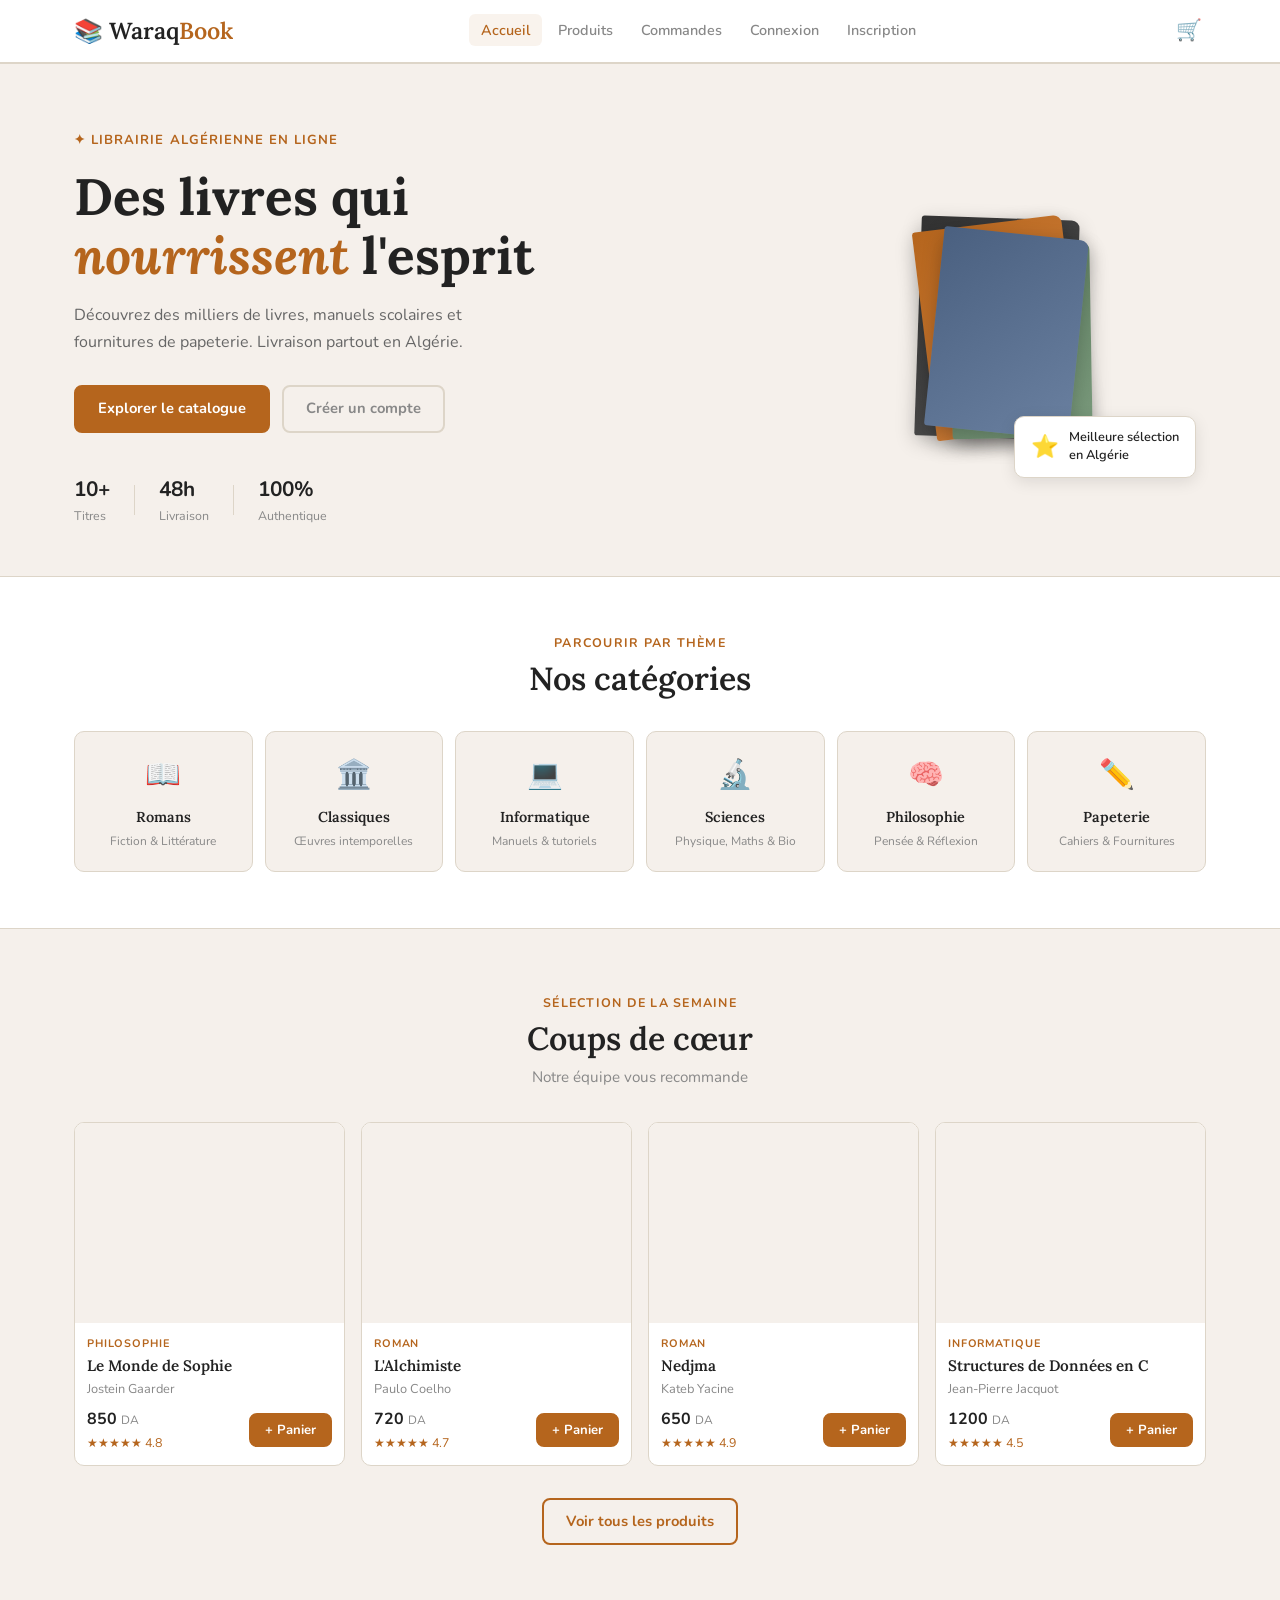
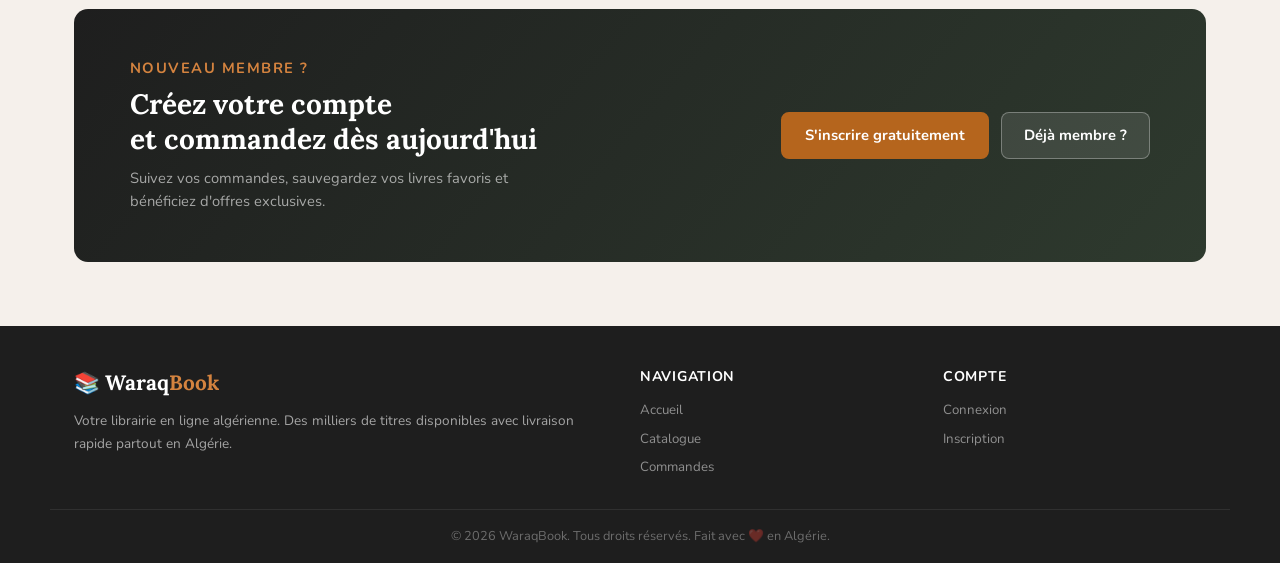
<file: index.html>
<!DOCTYPE html>
<html lang="fr">
<head>
  <meta charset="UTF-8">
  <meta name="viewport" content="width=device-width, initial-scale=1.0">
  <meta name="description" content="WaraqBook — Votre librairie en ligne algérienne. Livres, papeterie et fournitures scolaires.">
  <title>WaraqBook — Librairie en ligne</title>
  <link rel="stylesheet" href="style/main.css">
  <link rel="stylesheet" href="style/index.css">
</head>
<body>

  <!-- NAVIGATION -->
  <nav>
    <div class="nav-inner">
      <a href="index.html" class="nav-logo">📚 Waraq<span>Book</span></a>

      <ul class="nav-links" id="nav-links">
        <li><a href="index.html" class="active">Accueil</a></li>
        <li><a href="content/produits.html">Produits</a></li>
        <li><a href="content/commande.html">Commandes</a></li>
        <li><a href="content/connexion.html" id="nav-login">Connexion</a></li>
        <li><a href="content/inscription.html" id="nav-register">Inscription</a></li>
        <li><span id="nav-user"></span></li>
        <li><button class="btn-nav" id="logout-btn">Déconnexion</button></li>
      </ul>

      <div class="nav-actions">
        <a href="content/produits.html" class="cart-btn" title="Panier">
          🛒 <span id="cart-badge"></span>
        </a>
        <button class="burger" id="burger" aria-label="Menu">
          <span></span><span></span><span></span>
        </button>
      </div>
    </div>
  </nav>

  <main>
    <!-- HERO -->
    <section class="hero">
      <div class="hero-content">
        <p class="hero-eyebrow">✦ Librairie algérienne en ligne</p>
        <h1 class="hero-title">
          Des livres qui<br>
          <em>nourrissent</em> l'esprit
        </h1>
        <p class="hero-desc">
          Découvrez des milliers de livres, manuels scolaires et fournitures de papeterie. 
          Livraison partout en Algérie.
        </p>
        <div class="hero-cta">
          <a href="content/produits.html" class="btn btn-primary">Explorer le catalogue</a>
          <a href="content/inscription.html" class="btn btn-ghost">Créer un compte</a>
        </div>
        <div class="hero-stats">
          <div class="stat"><strong>10+</strong><span>Titres</span></div>
          <div class="stat-divider"></div>
          <div class="stat"><strong>48h</strong><span>Livraison</span></div>
          <div class="stat-divider"></div>
          <div class="stat"><strong>100%</strong><span>Authentique</span></div>
        </div>
      </div>
      <div class="hero-visual">
        <div class="book-stack">
          <div class="book b1"></div>
          <div class="book b2"></div>
          <div class="book b3"></div>
          <div class="book b4"></div>
          <div class="book b5"></div>
        </div>
        <div class="hero-badge">
          <span class="badge-icon">⭐</span>
          <span>Meilleure sélection<br>en Algérie</span>
        </div>
      </div>
    </section>

    <!-- CATEGORIES -->
    <section class="categories-section">
      <div class="container">
        <div class="section-header">
          <p class="section-label">Parcourir par thème</p>
          <h2 class="section-title">Nos catégories</h2>
        </div>
        <div class="categories-grid">
          <a href="content/produits.html?cat=roman" class="cat-card">
            <div class="cat-icon">📖</div>
            <h3>Romans</h3>
            <p>Fiction & Littérature</p>
          </a>
          <a href="content/produits.html?cat=classique" class="cat-card">
            <div class="cat-icon">🏛️</div>
            <h3>Classiques</h3>
            <p>Œuvres intemporelles</p>
          </a>
          <a href="content/produits.html?cat=informatique" class="cat-card">
            <div class="cat-icon">💻</div>
            <h3>Informatique</h3>
            <p>Manuels & tutoriels</p>
          </a>
          <a href="content/produits.html?cat=sciences" class="cat-card">
            <div class="cat-icon">🔬</div>
            <h3>Sciences</h3>
            <p>Physique, Maths & Bio</p>
          </a>
          <a href="content/produits.html?cat=philosophie" class="cat-card">
            <div class="cat-icon">🧠</div>
            <h3>Philosophie</h3>
            <p>Pensée & Réflexion</p>
          </a>
          <a href="content/produits.html?cat=papeterie" class="cat-card">
            <div class="cat-icon">✏️</div>
            <h3>Papeterie</h3>
            <p>Cahiers & Fournitures</p>
          </a>
        </div>
      </div>
    </section>

    <!-- FEATURED PRODUCTS -->
    <section class="featured-section">
      <div class="container">
        <div class="section-header">
          <p class="section-label">Sélection de la semaine</p>
          <h2 class="section-title">Coups de cœur</h2>
          <p class="section-sub">Notre équipe vous recommande</p>
        </div>
        <div class="featured-grid" id="featured-products">
          <!-- Filled by JS -->
        </div>
        <div class="featured-cta">
          <a href="content/produits.html" class="btn btn-outline">Voir tous les produits</a>
        </div>
      </div>
    </section>

    <!-- BANNER -->
    <section class="banner-section">
      <div class="container">
        <div class="banner">
          <div class="banner-text">
            <p class="section-label" style="color:#d4833f">Nouveau membre ?</p>
            <h2>Créez votre compte<br>et commandez dès aujourd'hui</h2>
            <p>Suivez vos commandes, sauvegardez vos livres favoris et bénéficiez d'offres exclusives.</p>
          </div>
          <div class="banner-actions">
            <a href="content/inscription.html" class="btn btn-primary">S'inscrire gratuitement</a>
            <a href="content/connexion.html" class="btn" style="background:rgba(255,255,255,0.1);color:white;border:1px solid rgba(255,255,255,0.3)">Déjà membre ?</a>
          </div>
        </div>
      </div>
    </section>
  </main>

  <!-- FOOTER -->
  <footer>
    <div class="footer-inner">
      <div class="footer-brand">
        <h3>📚 Waraq<span>Book</span></h3>
        <p>Votre librairie en ligne algérienne. Des milliers de titres disponibles avec livraison rapide partout en Algérie.</p>
      </div>
      <div class="footer-col">
        <h4>Navigation</h4>
        <a href="index.html">Accueil</a>
        <a href="content/produits.html">Catalogue</a>
        <a href="content/commande.html">Commandes</a>
      </div>
      <div class="footer-col">
        <h4>Compte</h4>
        <a href="content/connexion.html">Connexion</a>
        <a href="content/inscription.html">Inscription</a>
      </div>
    </div>
    <div class="footer-bottom">
      <p>© 2026 WaraqBook. Tous droits réservés. Fait avec ❤️ en Algérie.</p>
    </div>
  </footer>

  <script src="javascript/app.js"></script>
  <script src="javascript/produits.js"></script>
  <script src="javascript/index.js"></script>
</body>
</html>
</file>
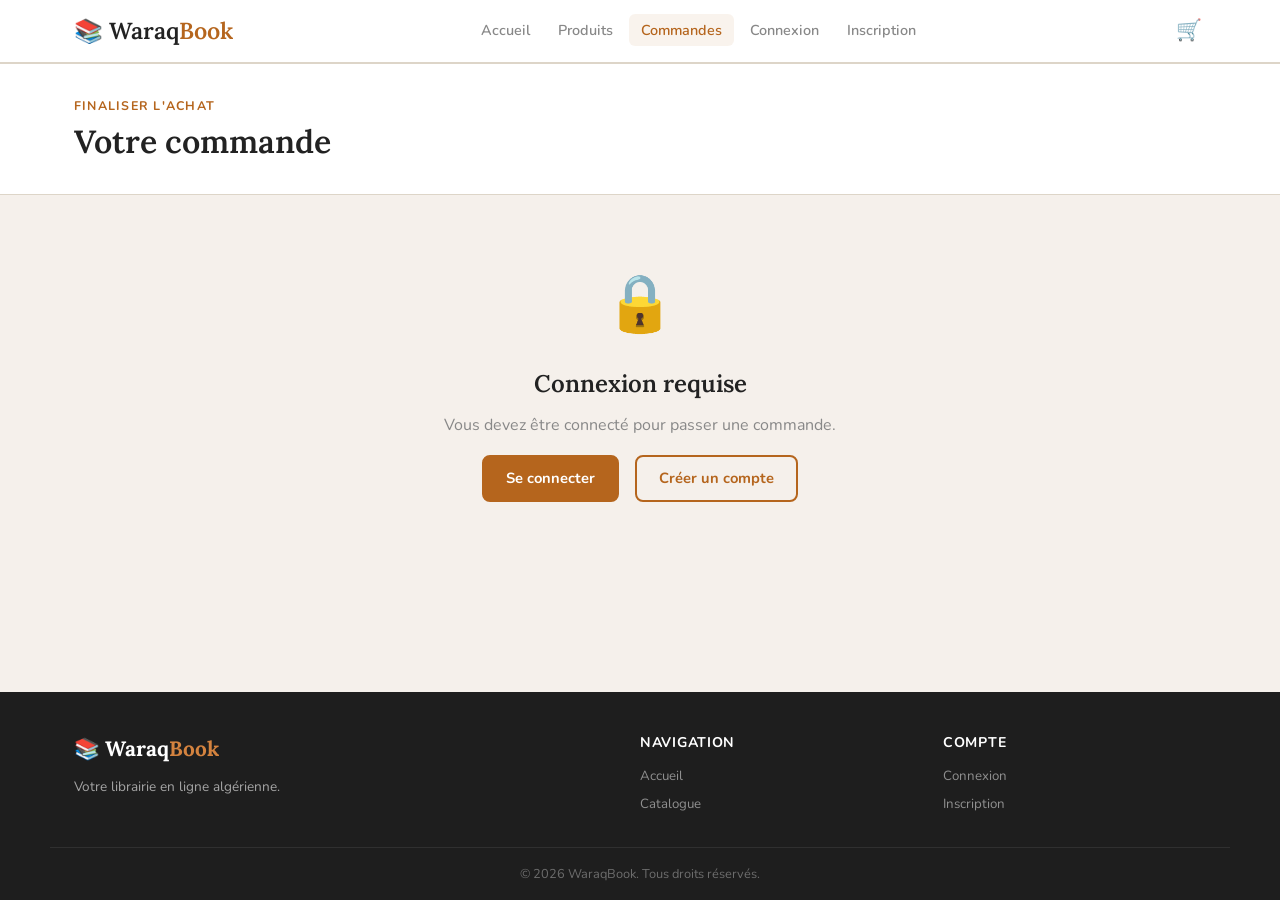
<file: content/commande.html>
<!DOCTYPE html>
<html lang="fr">
<head>
  <meta charset="UTF-8">
  <meta name="viewport" content="width=device-width, initial-scale=1.0">
  <title>Passer commande — WaraqBook</title>
  <link rel="stylesheet" href="../style/main.css">
  <link rel="stylesheet" href="../style/commande.css">
</head>
<body>

  <nav>
    <div class="nav-inner">
      <a href="../index.html" class="nav-logo">📚 Waraq<span>Book</span></a>
      <ul class="nav-links" id="nav-links">
        <li><a href="../index.html">Accueil</a></li>
        <li><a href="produits.html">Produits</a></li>
        <li><a href="commande.html" class="active">Commandes</a></li>
        <li><a href="connexion.html" id="nav-login">Connexion</a></li>
        <li><a href="inscription.html" id="nav-register">Inscription</a></li>
        <li><span id="nav-user"></span></li>
        <li><button class="btn-nav" id="logout-btn">Déconnexion</button></li>
      </ul>
      <div class="nav-actions">
        <a href="produits.html" class="cart-btn">🛒 <span id="cart-badge"></span></a>
        <button class="burger" id="burger"><span></span><span></span><span></span></button>
      </div>
    </div>
  </nav>

  <main>
    <div class="page-header">
      <div class="container">
        <p class="section-label">Finaliser l'achat</p>
        <h1 class="section-title">Votre commande</h1>
      </div>
    </div>

    <!-- LOGIN REQUIRED -->
    <div class="container" id="login-required" style="display:none">
      <div class="login-wall">
        <span>🔒</span>
        <h2>Connexion requise</h2>
        <p>Vous devez être connecté pour passer une commande.</p>
        <div style="display:flex;gap:1rem;justify-content:center;margin-top:1rem">
          <a href="connexion.html" class="btn btn-primary">Se connecter</a>
          <a href="inscription.html" class="btn btn-outline">Créer un compte</a>
        </div>
      </div>
    </div>

    <!-- EMPTY CART -->
    <div class="container" id="empty-cart" style="display:none">
      <div class="login-wall">
        <span>🛒</span>
        <h2>Votre panier est vide</h2>
        <p>Ajoutez des produits depuis le catalogue pour passer une commande.</p>
        <a href="produits.html" class="btn btn-primary" style="margin-top:1rem">Voir le catalogue</a>
      </div>
    </div>

    <!-- ORDER FORM -->
    <div class="container order-layout" id="order-layout" style="display:none">

      <!-- STEPS -->
      <div class="order-steps">
        <div class="step active" id="step-1-indicator">
          <span class="step-num">1</span>
          <span>Livraison</span>
        </div>
        <div class="step-line"></div>
        <div class="step" id="step-2-indicator">
          <span class="step-num">2</span>
          <span>Paiement</span>
        </div>
        <div class="step-line"></div>
        <div class="step" id="step-3-indicator">
          <span class="step-num">3</span>
          <span>Confirmation</span>
        </div>
      </div>

      <div class="order-main">

        <!-- STEP 1: Delivery -->
        <section class="order-section" id="step-1">
          <h2 class="order-section-title">📦 Informations de livraison</h2>

          <form id="delivery-form" novalidate>
            <div style="display:grid;grid-template-columns:1fr 1fr;gap:1rem">
              <div class="form-group">
                <label for="d-prenom">Prénom</label>
                <input type="text" id="d-prenom" class="form-control" placeholder="Aymene">
                <span class="field-error" id="d-prenom-error"></span>
              </div>
              <div class="form-group">
                <label for="d-nom">Nom</label>
                <input type="text" id="d-nom" class="form-control" placeholder="Lamine">
                <span class="field-error" id="d-nom-error"></span>
              </div>
            </div>
            <div class="form-group">
              <label for="d-phone">Téléphone</label>
              <input type="tel" id="d-phone" class="form-control" placeholder="0770xxxxxx">
              <span class="field-error" id="d-phone-error"></span>
            </div>
            <div class="form-group">
              <label for="d-address">Adresse complète</label>
              <input type="text" id="d-address" class="form-control" placeholder="Ummto Departements Informatique, Tizi Ouzou">
              <span class="field-error" id="d-address-error"></span>
            </div>
            <div style="display:grid;grid-template-columns:1fr 1fr;gap:1rem">
              <div class="form-group">
                <label for="d-wilaya">Wilaya</label>
                <select id="d-wilaya" class="form-control">
                  <option value="">Sélectionner</option>
                  <option>Alger</option><option>Oran</option><option>Constantine</option>
                  <option>Annaba</option><option>Blida</option><option>Tizi-Ouzou</option>
                  <option>Béjaïa</option><option>Sétif</option><option>Batna</option>
                  <option>Autre</option>
                </select>
                <span class="field-error" id="d-wilaya-error"></span>
              </div>
              <div class="form-group">
                <label for="d-code">Code postal</label>
                <input type="text" id="d-code" class="form-control" placeholder="15000">
                <span class="field-error" id="d-code-error"></span>
              </div>
            </div>

            <h3 class="sub-title">Mode de livraison</h3>
            <div class="delivery-options">
              <label class="delivery-opt active" id="opt-standard">
                <input type="radio" name="delivery" value="standard" checked hidden>
                <div class="opt-info">
                  <strong>Livraison standard</strong>
                  <span>3 à 5 jours ouvrables</span>
                </div>
                <span class="opt-price">400 DA</span>
              </label>
              <label class="delivery-opt" id="opt-express">
                <input type="radio" name="delivery" value="express" hidden>
                <div class="opt-info">
                  <strong>Livraison express</strong>
                  <span>24 à 48 heures</span>
                </div>
                <span class="opt-price">800 DA</span>
              </label>
            </div>

            <div style="margin-top:1.5rem">
              <button type="submit" class="btn btn-primary">
                Continuer vers le paiement →
              </button>
            </div>
          </form>
        </section>

        <!-- STEP 2: Payment -->
        <section class="order-section" id="step-2" style="display:none">
          <h2 class="order-section-title">💳 Mode de paiement</h2>

          <div class="payment-options">
            <label class="payment-opt active" data-method="cash">
              <input type="radio" name="payment" value="cash" checked hidden>
              <span class="pay-icon">💵</span>
              <div>
                <strong>Paiement à la livraison</strong>
                <span>Payez en espèces à la réception</span>
              </div>
            </label>
            <label class="payment-opt" data-method="ccp">
              <input type="radio" name="payment" value="ccp" hidden>
              <span class="pay-icon">🏦</span>
              <div>
                <strong>Virement CCP / Baridimob</strong>
                <span>Transfert bancaire Algérie Poste</span>
              </div>
            </label>
          </div>

          <div class="order-note">
            <strong>Note :</strong> Pour le virement CCP, un numéro de compte vous sera communiqué après confirmation de votre commande.
          </div>

          <div style="display:flex;gap:1rem;margin-top:1.5rem">
            <button class="btn btn-ghost" onclick="goToStep(1)">← Retour</button>
            <button class="btn btn-primary" onclick="goToStep(3)">Confirmer la commande →</button>
          </div>
        </section>

        <!-- STEP 3: Confirmation -->
        <section class="order-section" id="step-3" style="display:none">
          <div class="success-box">
            <div class="success-icon">✅</div>
            <h2>Commande confirmée !</h2>
            <p>Merci pour votre commande. Vous recevrez une confirmation par téléphone sous 24h.</p>
            <p class="order-num">N° commande : <strong id="order-number"></strong></p>
            <div style="display:flex;gap:1rem;justify-content:center;margin-top:1.5rem">
              <a href="produits.html" class="btn btn-outline">Continuer mes achats</a>
              <a href="../index.html" class="btn btn-primary">Retour à l'accueil</a>
            </div>
          </div>
        </section>
      </div>

      <!-- ORDER SUMMARY -->
      <aside class="order-summary">
        <h2 class="order-section-title">🧾 Récapitulatif</h2>
        <div id="summary-items"></div>
        <div class="summary-divider"></div>
        <div class="summary-line">
          <span>Sous-total</span>
          <strong id="summary-subtotal">0 DA</strong>
        </div>
        <div class="summary-line">
          <span>Livraison</span>
          <strong id="summary-delivery">400 DA</strong>
        </div>
        <div class="summary-divider"></div>
        <div class="summary-line summary-total">
          <span>Total</span>
          <strong id="summary-total">0 DA</strong>
        </div>
      </aside>

    </div>
  </main>

  <footer>
    <div class="footer-inner">
      <div class="footer-brand">
        <h3>📚 Waraq<span>Book</span></h3>
        <p>Votre librairie en ligne algérienne.</p>
      </div>
      <div class="footer-col">
        <h4>Navigation</h4>
        <a href="../index.html">Accueil</a>
        <a href="produits.html">Catalogue</a>
      </div>
      <div class="footer-col">
        <h4>Compte</h4>
        <a href="connexion.html">Connexion</a>
        <a href="inscription.html">Inscription</a>
      </div>
    </div>
    <div class="footer-bottom">
      <p>© 2026 WaraqBook. Tous droits réservés.</p>
    </div>
  </footer>

  <script src="../javascript/app.js"></script>
  <script src="../javascript/commande.js"></script>
</body>
</html>
</file>
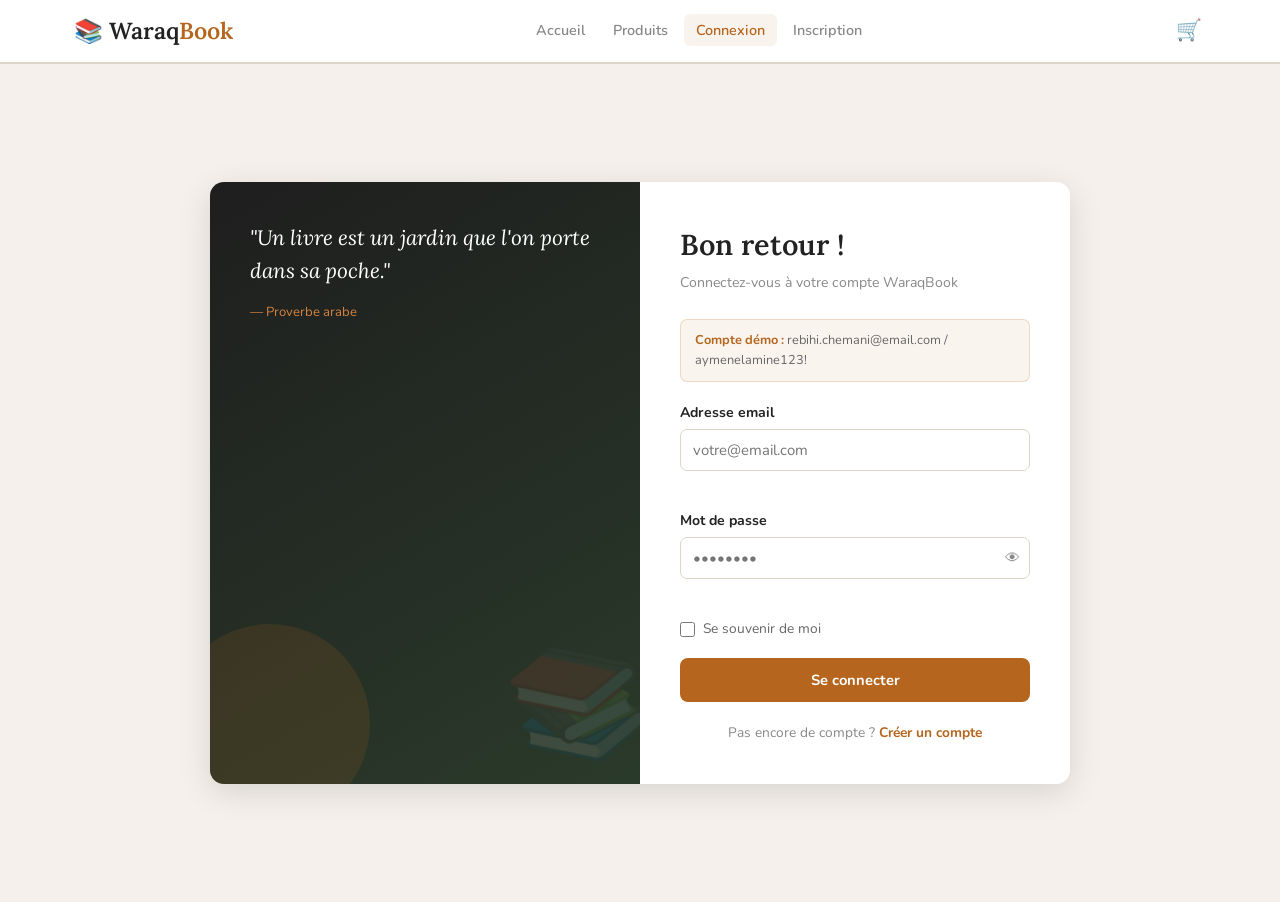
<file: content/connexion.html>
<!DOCTYPE html>
<html lang="fr">
<head>
  <meta charset="UTF-8">
  <meta name="viewport" content="width=device-width, initial-scale=1.0">
  <title>Connexion — WaraqBook</title>
  <link rel="stylesheet" href="../style/main.css">
  <link rel="stylesheet" href="../style/auth.css">
</head>
<body>

  <nav>
    <div class="nav-inner">
      <a href="../index.html" class="nav-logo">📚 Waraq<span>Book</span></a>
      <ul class="nav-links" id="nav-links">
        <li><a href="../index.html">Accueil</a></li>
        <li><a href="produits.html">Produits</a></li>
        <li><a href="connexion.html" class="active" id="nav-login">Connexion</a></li>
        <li><a href="inscription.html" id="nav-register">Inscription</a></li>
        <li><span id="nav-user"></span></li>
        <li><button class="btn-nav" id="logout-btn">Déconnexion</button></li>
      </ul>
      <div class="nav-actions">
        <a href="produits.html" class="cart-btn">🛒 <span id="cart-badge"></span></a>
        <button class="burger" id="burger"><span></span><span></span><span></span></button>
      </div>
    </div>
  </nav>

  <main class="auth-main">
    <div class="auth-container">

      <div class="auth-visual">
        <div class="auth-quote">
          <p>"Un livre est un jardin que l'on porte dans sa poche."</p>
          <span>— Proverbe arabe</span>
        </div>
        <div class="auth-decoration">📚</div>
      </div>

      <div class="auth-card">
        <div class="auth-header">
          <h1>Bon retour !</h1>
          <p>Connectez-vous à votre compte WaraqBook</p>
        </div>

        <!-- DEMO HINT -->
        <div class="demo-hint">
          <strong>Compte démo :</strong> rebihi.chemani@email.com / aymenelamine123!
        </div>

        <form id="login-form" novalidate>
          <div class="form-group">
            <label for="email">Adresse email</label>
            <input type="email" id="email" class="form-control" placeholder="votre@email.com" autocomplete="email">
            <span class="field-error" id="email-error"></span>
          </div>

          <div class="form-group">
            <label for="password">Mot de passe</label>
            <div class="password-wrapper">
              <input type="password" id="password" class="form-control" placeholder="••••••••" autocomplete="current-password">
              <button type="button" class="toggle-pwd" id="toggle-pwd" title="Afficher/masquer">👁</button>
            </div>
            <span class="field-error" id="password-error"></span>
          </div>

          <div class="form-check">
            <input type="checkbox" id="remember-me">
            <label for="remember-me">Se souvenir de moi</label>
          </div>

          <div id="login-error" class="auth-error" style="display:none"></div>

          <button type="submit" class="btn btn-primary btn-full" id="submit-btn">
            Se connecter
          </button>
        </form>

        <div class="auth-footer">
          <p>Pas encore de compte ? <a href="inscription.html">Créer un compte</a></p>
        </div>
      </div>

    </div>
  </main>

  <script src="../javascript/app.js"></script>
  <script src="../javascript/connexion.js"></script>
</body>
</html>
</file>
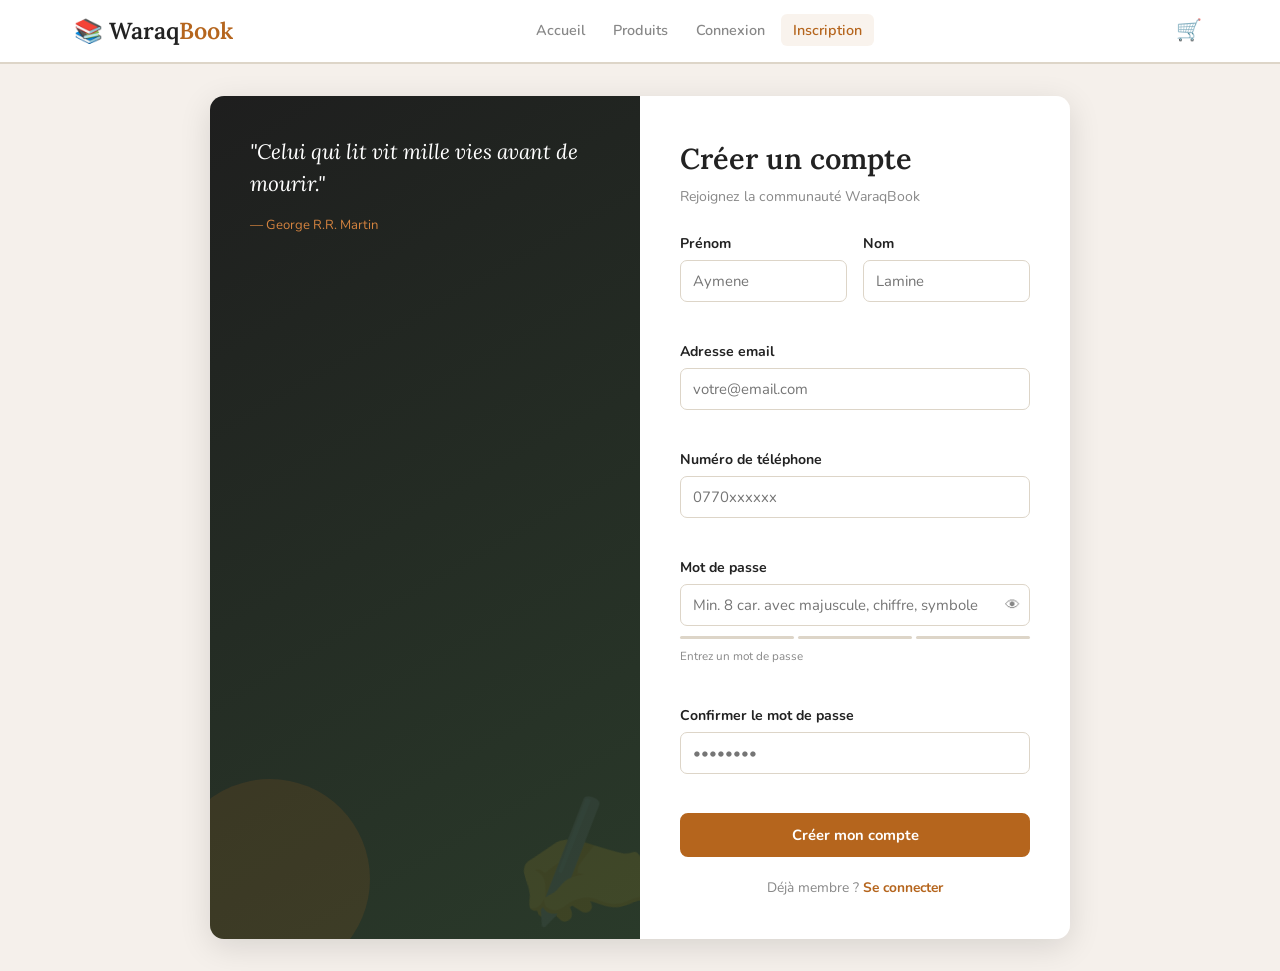
<file: content/inscription.html>
<!DOCTYPE html>
<html lang="fr">
<head>
  <meta charset="UTF-8">
  <meta name="viewport" content="width=device-width, initial-scale=1.0">
  <title>Inscription — WaraqBook</title>
  <link rel="stylesheet" href="../style/main.css">
  <link rel="stylesheet" href="../style/auth.css">
</head>
<body>

  <nav>
    <div class="nav-inner">
      <a href="../index.html" class="nav-logo">📚 Waraq<span>Book</span></a>
      <ul class="nav-links" id="nav-links">
        <li><a href="../index.html">Accueil</a></li>
        <li><a href="produits.html">Produits</a></li>
        <li><a href="connexion.html" id="nav-login">Connexion</a></li>
        <li><a href="inscription.html" class="active" id="nav-register">Inscription</a></li>
        <li><span id="nav-user"></span></li>
        <li><button class="btn-nav" id="logout-btn">Déconnexion</button></li>
      </ul>
      <div class="nav-actions">
        <a href="produits.html" class="cart-btn">🛒 <span id="cart-badge"></span></a>
        <button class="burger" id="burger"><span></span><span></span><span></span></button>
      </div>
    </div>
  </nav>

  <main class="auth-main">
    <div class="auth-container">

      <div class="auth-visual">
        <div class="auth-quote">
          <p>"Celui qui lit vit mille vies avant de mourir."</p>
          <span>— George R.R. Martin</span>
        </div>
        <div class="auth-decoration">✍️</div>
      </div>

      <div class="auth-card">
        <div class="auth-header">
          <h1>Créer un compte</h1>
          <p>Rejoignez la communauté WaraqBook</p>
        </div>

        <div id="register-success" class="auth-success" style="display:none">
          ✓ Compte créé avec succès ! Redirection vers la connexion...
        </div>

        <form id="register-form" novalidate>
          <div style="display:grid;grid-template-columns:1fr 1fr;gap:1rem">
            <div class="form-group">
              <label for="prenom">Prénom</label>
              <input type="text" id="prenom" class="form-control" placeholder="Aymene" autocomplete="given-name">
              <span class="field-error" id="prenom-error"></span>
            </div>
            <div class="form-group">
              <label for="nom">Nom</label>
              <input type="text" id="nom" class="form-control" placeholder="Lamine" autocomplete="family-name">
              <span class="field-error" id="nom-error"></span>
            </div>
          </div>

          <div class="form-group">
            <label for="email">Adresse email</label>
            <input type="email" id="email" class="form-control" placeholder="votre@email.com" autocomplete="email">
            <span class="field-error" id="email-error"></span>
          </div>

          <div class="form-group">
            <label for="phone">Numéro de téléphone</label>
            <input type="tel" id="phone" class="form-control" placeholder="0770xxxxxx" autocomplete="tel">
            <span class="field-error" id="phone-error"></span>
          </div>

          <div class="form-group">
            <label for="password">Mot de passe</label>
            <div class="password-wrapper">
              <input type="password" id="password" class="form-control" placeholder="Min. 8 car. avec majuscule, chiffre, symbole" autocomplete="new-password">
              <button type="button" class="toggle-pwd" id="toggle-pwd">👁</button>
            </div>
            <div class="pwd-strength">
              <div class="pwd-bar" id="bar1"></div>
              <div class="pwd-bar" id="bar2"></div>
              <div class="pwd-bar" id="bar3"></div>
            </div>
            <p class="pwd-label" id="pwd-label">Entrez un mot de passe</p>
            <span class="field-error" id="password-error"></span>
          </div>

          <div class="form-group">
            <label for="confirm-password">Confirmer le mot de passe</label>
            <div class="password-wrapper">
              <input type="password" id="confirm-password" class="form-control" placeholder="••••••••" autocomplete="new-password">
            </div>
            <span class="field-error" id="confirm-password-error"></span>
          </div>

          <div id="register-error" class="auth-error" style="display:none"></div>

          <button type="submit" class="btn btn-primary btn-full" id="submit-btn">
            Créer mon compte
          </button>
        </form>

        <div class="auth-footer">
          <p>Déjà membre ? <a href="connexion.html">Se connecter</a></p>
        </div>
      </div>
    </div>
  </main>

  <script src="../javascript/app.js"></script>
  <script src="../javascript/inscription.js"></script>
</body>
</html>
</file>
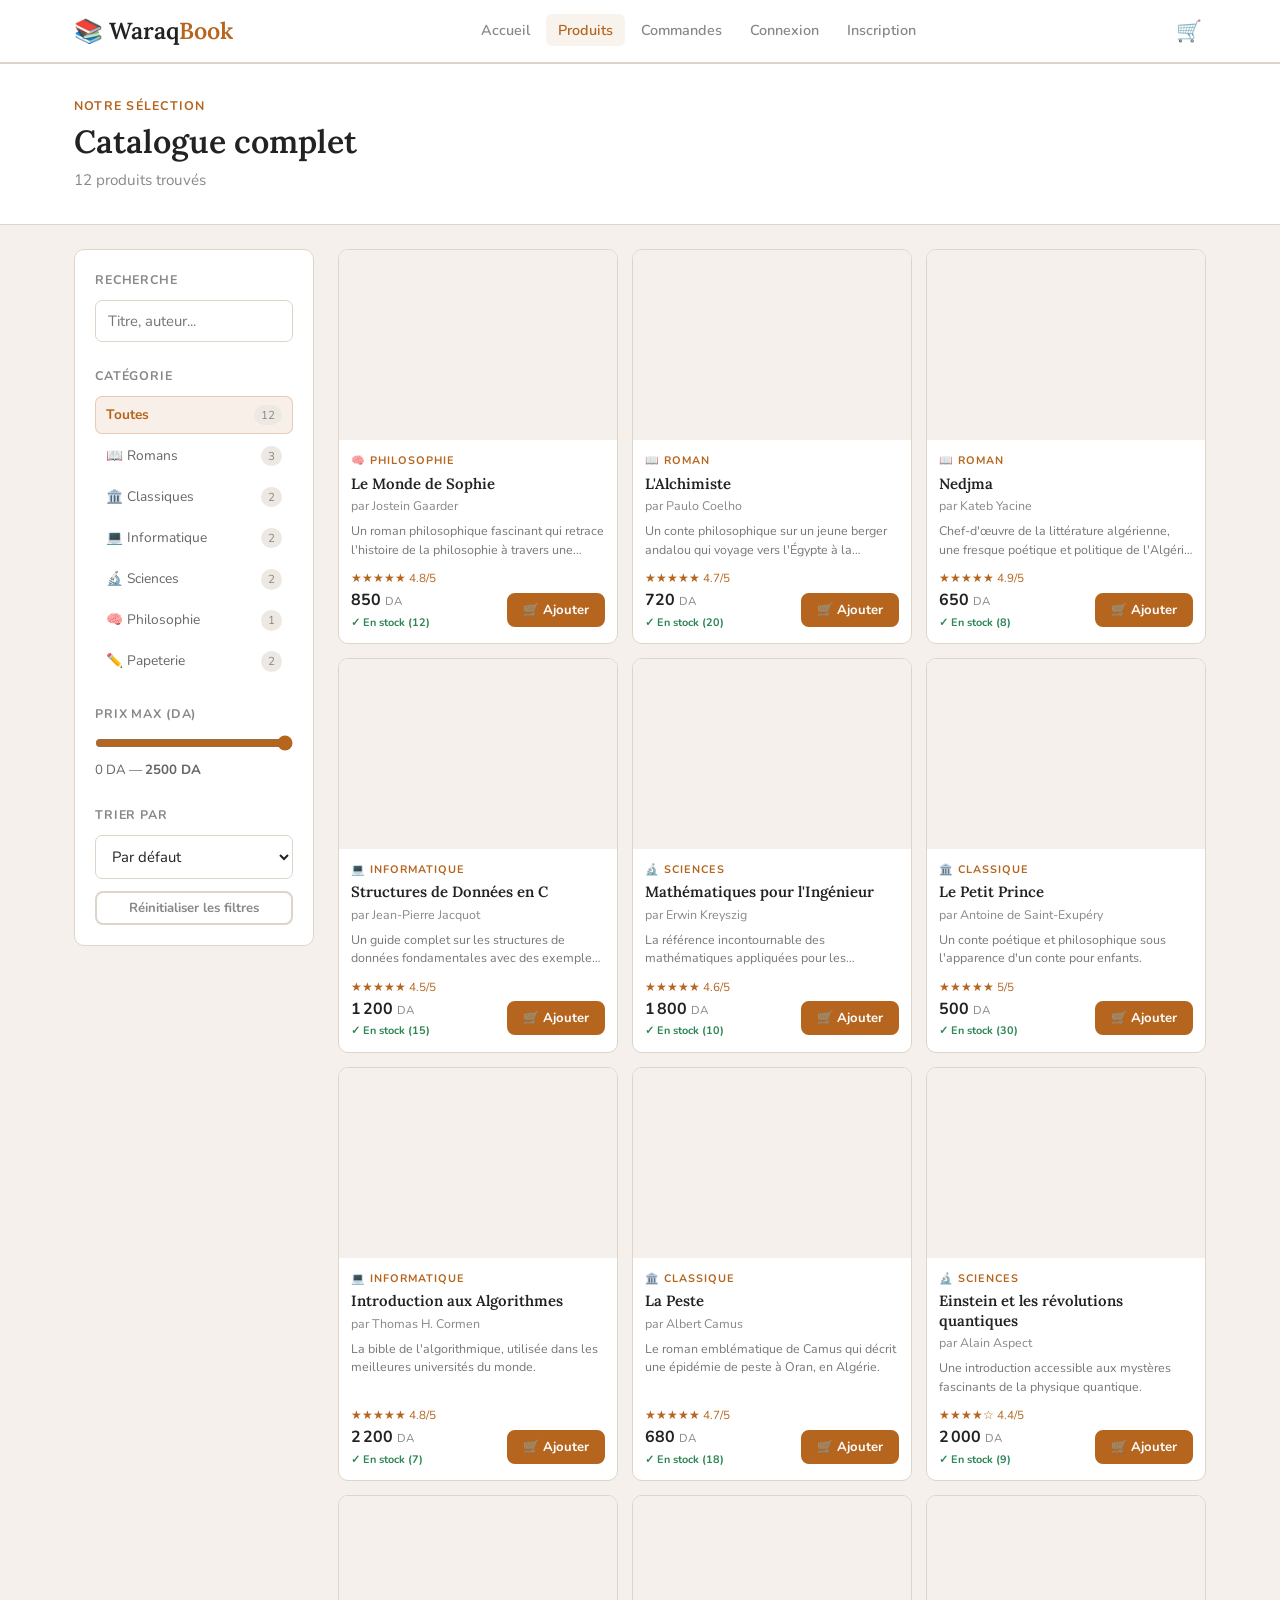
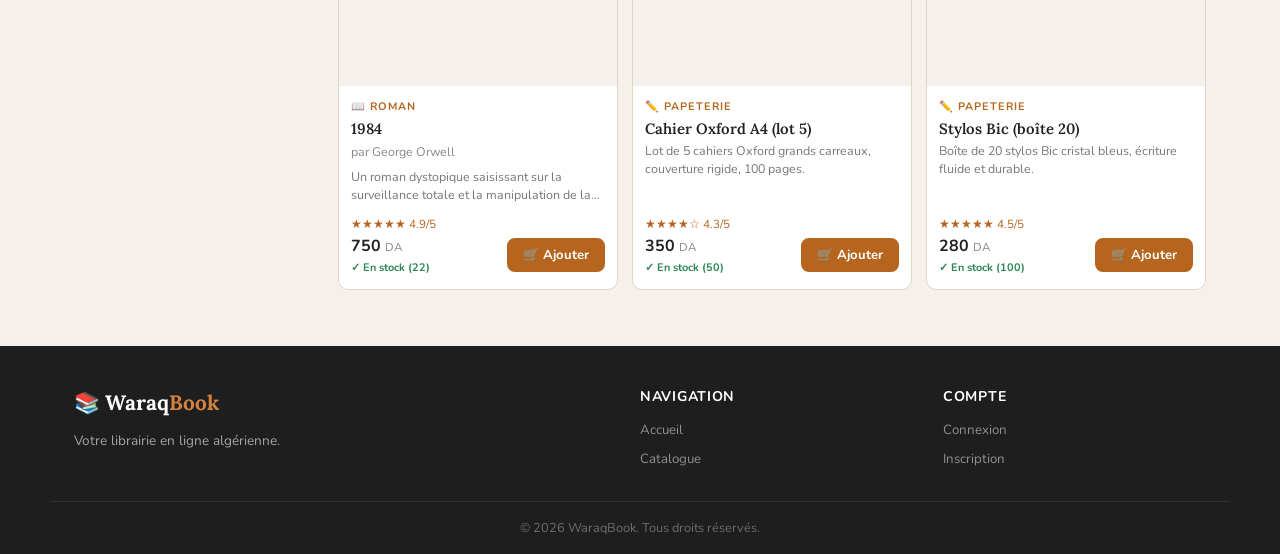
<file: content/produits.html>
<!DOCTYPE html>
<html lang="fr">
<head>
  <meta charset="UTF-8">
  <meta name="viewport" content="width=device-width, initial-scale=1.0">
  <title>Catalogue — WaraqBook</title>
  <link rel="stylesheet" href="../style/main.css">
  <link rel="stylesheet" href="../style/produits.css">
</head>
<body>

  <nav>
    <div class="nav-inner">
      <a href="../index.html" class="nav-logo">📚 Waraq<span>Book</span></a>
      <ul class="nav-links" id="nav-links">
        <li><a href="../index.html">Accueil</a></li>
        <li><a href="produits.html" class="active">Produits</a></li>
        <li><a href="commande.html">Commandes</a></li>
        <li><a href="connexion.html" id="nav-login">Connexion</a></li>
        <li><a href="inscription.html" id="nav-register">Inscription</a></li>
        <li><span id="nav-user"></span></li>
        <li><button class="btn-nav" id="logout-btn">Déconnexion</button></li>
      </ul>
      <div class="nav-actions">
        <button class="cart-btn" onclick="toggleCart()" title="Panier">
          🛒 <span id="cart-badge"></span>
        </button>
        <button class="burger" id="burger"><span></span><span></span><span></span></button>
      </div>
    </div>
  </nav>

  <!-- CART SIDEBAR -->
  <div class="cart-overlay" id="cart-overlay" onclick="toggleCart()"></div>
  <aside class="cart-sidebar" id="cart-sidebar">
    <div class="cart-header">
      <h2>🛒 Mon Panier</h2>
      <button onclick="toggleCart()" class="cart-close">✕</button>
    </div>
    <div class="cart-items" id="cart-items"></div>
    <div class="cart-footer">
      <div class="cart-total">
        <span>Total</span>
        <strong id="cart-total-price">0 DA</strong>
      </div>
      <a href="commande.html" class="btn btn-primary btn-full" onclick="toggleCart()">
        Passer la commande
      </a>
    </div>
  </aside>

  <main>
    <!-- PAGE HEADER -->
    <div class="page-header">
      <div class="container">
        <p class="section-label">Notre sélection</p>
        <h1 class="section-title">Catalogue complet</h1>
        <p class="section-sub" id="product-count">Chargement...</p>
      </div>
    </div>

    <div class="container products-layout">
      <!-- SIDEBAR FILTERS -->
      <aside class="filters-panel">
        <div class="filter-group">
          <h3 class="filter-title">Recherche</h3>
          <input type="text" id="search-input" class="form-control" placeholder="Titre, auteur...">
        </div>

        <div class="filter-group">
          <h3 class="filter-title">Catégorie</h3>
          <div class="filter-options" id="category-filters">
            <label class="filter-option active" data-cat="all">
              <input type="radio" name="category" value="all" checked hidden>
              <span class="opt-label">Toutes</span>
              <span class="opt-count" id="count-all"></span>
            </label>
            <label class="filter-option" data-cat="roman">
              <input type="radio" name="category" value="roman" hidden>
              <span class="opt-label">📖 Romans</span>
              <span class="opt-count" id="count-roman"></span>
            </label>
            <label class="filter-option" data-cat="classique">
              <input type="radio" name="category" value="classique" hidden>
              <span class="opt-label">🏛️ Classiques</span>
              <span class="opt-count" id="count-classique"></span>
            </label>
            <label class="filter-option" data-cat="informatique">
              <input type="radio" name="category" value="informatique" hidden>
              <span class="opt-label">💻 Informatique</span>
              <span class="opt-count" id="count-informatique"></span>
            </label>
            <label class="filter-option" data-cat="sciences">
              <input type="radio" name="category" value="sciences" hidden>
              <span class="opt-label">🔬 Sciences</span>
              <span class="opt-count" id="count-sciences"></span>
            </label>
            <label class="filter-option" data-cat="philosophie">
              <input type="radio" name="category" value="philosophie" hidden>
              <span class="opt-label">🧠 Philosophie</span>
              <span class="opt-count" id="count-philosophie"></span>
            </label>
            <label class="filter-option" data-cat="papeterie">
              <input type="radio" name="category" value="papeterie" hidden>
              <span class="opt-label">✏️ Papeterie</span>
              <span class="opt-count" id="count-papeterie"></span>
            </label>
          </div>
        </div>

        <div class="filter-group">
          <h3 class="filter-title">Prix max (DA)</h3>
          <input type="range" id="price-range" min="0" max="2500" value="2500" step="50" class="price-slider">
          <div class="price-display">0 DA — <strong id="price-max-label">2500 DA</strong></div>
        </div>

        <div class="filter-group">
          <h3 class="filter-title">Trier par</h3>
          <select id="sort-select" class="form-control">
            <option value="default">Par défaut</option>
            <option value="price-asc">Prix croissant</option>
            <option value="price-desc">Prix décroissant</option>
            <option value="rating">Mieux notés</option>
            <option value="title">A → Z</option>
          </select>
        </div>

        <button class="btn btn-ghost btn-full btn-sm" onclick="resetFilters()">
          Réinitialiser les filtres
        </button>
      </aside>

      <!-- PRODUCTS GRID -->
      <section class="products-main">
        <div class="products-grid" id="products-grid">
          <!-- Filled by JS -->
        </div>
        <div class="no-results" id="no-results" style="display:none">
          <span>🔍</span>
          <h3>Aucun produit trouvé</h3>
          <p>Essayez d'autres filtres ou termes de recherche.</p>
        </div>
      </section>
    </div>
  </main>

  <footer>
    <div class="footer-inner">
      <div class="footer-brand">
        <h3>📚 Waraq<span>Book</span></h3>
        <p>Votre librairie en ligne algérienne.</p>
      </div>
      <div class="footer-col">
        <h4>Navigation</h4>
        <a href="../index.html">Accueil</a>
        <a href="produits.html">Catalogue</a>
      </div>
      <div class="footer-col">
        <h4>Compte</h4>
        <a href="connexion.html">Connexion</a>
        <a href="inscription.html">Inscription</a>
      </div>
    </div>
    <div class="footer-bottom">
      <p>© 2026 WaraqBook. Tous droits réservés.</p>
    </div>
  </footer>

  <script src="../javascript/app.js"></script>
  <script src="../javascript/produits.js"></script>
</body>
</html>
</file>
<file: style/main.css>
@import url('https://fonts.googleapis.com/css2?family=Lora:ital,wght@0,400;0,600;1,400&family=Nunito:wght@400;500;600;700&display=swap');

:root {
  --bg: #f5f0eb;
  --white: #ffffff;
  --dark: #222222;
  --brown: #b5651d;
  --brown-light: #d4833f;
  --brown-dark: #8b4513;
  --gray: #888888;
  --gray-light: #cccccc;
  --border: #ddd5c8;
  --green: #2d8653;
  --red: #c0392b;
}

* {
  box-sizing: border-box;
  margin: 0;
  padding: 0;
}

body {
  font-family: 'Nunito', sans-serif;
  background: var(--bg);
  color: var(--dark);
  line-height: 1.6;
  min-height: 100vh;
  display: flex;
  flex-direction: column;
}

a { text-decoration: none; color: inherit; }
ul { list-style: none; }
img { max-width: 100%; display: block; }

/* nav */
nav {
  background: var(--white);
  border-bottom: 2px solid var(--border);
  position: sticky;
  top: 0;
  z-index: 100;
}

.nav-inner {
  max-width: 1180px;
  margin: 0 auto;
  padding: 0 1.5rem;
  height: 62px;
  display: flex;
  align-items: center;
  justify-content: space-between;
}

.nav-logo {
  font-family: 'Lora', serif;
  font-size: 1.45rem;
  color: var(--dark);
  font-weight: 600;
}
.nav-logo span { color: var(--brown); }

.nav-links {
  display: flex;
  align-items: center;
  gap: 4px;
}

.nav-links a {
  font-size: 0.9rem;
  font-weight: 600;
  color: var(--gray);
  padding: 6px 12px;
  border-radius: 6px;
  transition: color 0.2s, background 0.2s;
}

.nav-links a:hover,
.nav-links a.active {
  color: var(--brown);
  background: rgba(181, 101, 29, 0.08);
}

#nav-user {
  font-size: 0.88rem;
  font-weight: 700;
  color: var(--green);
}

.btn-nav {
  font-family: 'Nunito', sans-serif;
  font-size: 0.85rem;
  font-weight: 600;
  padding: 6px 14px;
  border-radius: 6px;
  border: 1.5px solid var(--border);
  background: transparent;
  color: var(--dark);
  cursor: pointer;
  transition: 0.2s;
}
.btn-nav:hover { border-color: var(--brown); color: var(--brown); }

.nav-actions {
  display: flex;
  align-items: center;
  gap: 10px;
}

.cart-btn {
  position: relative;
  background: none;
  border: none;
  font-size: 1.3rem;
  cursor: pointer;
  color: var(--dark);
  transition: color 0.2s;
  padding: 4px;
}
.cart-btn:hover { color: var(--brown); }

#cart-badge {
  position: absolute;
  top: -4px;
  right: -6px;
  background: var(--brown);
  color: white;
  font-size: 0.6rem;
  font-weight: 700;
  width: 16px;
  height: 16px;
  border-radius: 50%;
  display: none;
  align-items: center;
  justify-content: center;
}

.burger {
  display: none;
  flex-direction: column;
  gap: 4px;
  background: none;
  border: none;
  cursor: pointer;
  padding: 4px;
}
.burger span {
  width: 22px;
  height: 2px;
  background: var(--dark);
  border-radius: 2px;
  transition: 0.2s;
}

/* buttons */
.btn {
  display: inline-flex;
  align-items: center;
  justify-content: center;
  gap: 6px;
  font-family: 'Nunito', sans-serif;
  font-weight: 700;
  font-size: 0.92rem;
  padding: 10px 22px;
  border-radius: 8px;
  border: 2px solid transparent;
  cursor: pointer;
  transition: 0.2s;
}

.btn-primary {
  background: var(--brown);
  color: white;
  border-color: var(--brown);
}
.btn-primary:hover {
  background: var(--brown-dark);
  border-color: var(--brown-dark);
}

.btn-outline {
  background: transparent;
  color: var(--brown);
  border-color: var(--brown);
}
.btn-outline:hover {
  background: var(--brown);
  color: white;
}

.btn-ghost {
  background: transparent;
  color: var(--gray);
  border-color: var(--border);
}
.btn-ghost:hover {
  border-color: var(--gray);
  color: var(--dark);
}

.btn-sm {
  font-size: 0.82rem;
  padding: 6px 14px;
}

.btn-full { width: 100%; }

/* forms */
.form-group {
  display: flex;
  flex-direction: column;
  gap: 5px;
  margin-bottom: 1.1rem;
}

.form-group label {
  font-size: 0.88rem;
  font-weight: 700;
  color: var(--dark);
}

.form-control {
  font-family: 'Nunito', sans-serif;
  font-size: 0.93rem;
  padding: 10px 12px;
  border: 1.5px solid var(--border);
  border-radius: 7px;
  background: var(--white);
  color: var(--dark);
  outline: none;
  transition: border-color 0.2s;
  width: 100%;
}
.form-control:focus { border-color: var(--brown); }
.form-control.input-error { border-color: var(--red); }
.form-control.input-success { border-color: var(--green); }

.field-error {
  font-size: 0.78rem;
  color: var(--red);
  min-height: 1rem;
}

/* section headers */
.section-label {
  font-size: 0.78rem;
  font-weight: 700;
  letter-spacing: 0.1em;
  text-transform: uppercase;
  color: var(--brown);
  margin-bottom: 6px;
}

.section-title {
  font-family: 'Lora', serif;
  font-size: 2rem;
  font-weight: 600;
  color: var(--dark);
  line-height: 1.25;
}

.section-sub {
  font-size: 0.95rem;
  color: var(--gray);
  margin-top: 6px;
}

/* toast */
.alert-toast {
  position: fixed;
  bottom: 24px;
  right: 24px;
  padding: 12px 20px;
  border-radius: 8px;
  font-size: 0.88rem;
  font-weight: 600;
  display: flex;
  align-items: center;
  gap: 8px;
  z-index: 9999;
  opacity: 0;
  transform: translateY(10px);
  transition: all 0.25s;
  box-shadow: 0 4px 20px rgba(0,0,0,0.15);
}
.alert-toast.show { opacity: 1; transform: translateY(0); }
.alert-success { background: var(--green); color: white; }
.alert-error { background: var(--red); color: white; }
.alert-info { background: var(--brown); color: white; }

/* footer */
footer {
  background: #1e1e1e;
  color: rgba(255,255,255,0.6);
  margin-top: auto;
}

.footer-inner {
  max-width: 1180px;
  margin: 0 auto;
  padding: 2.5rem 1.5rem 1.5rem;
  display: grid;
  grid-template-columns: 2fr 1fr 1fr;
  gap: 2.5rem;
}

.footer-brand h3 {
  font-family: 'Lora', serif;
  font-size: 1.3rem;
  color: white;
  margin-bottom: 10px;
}
.footer-brand h3 span { color: var(--brown-light); }
.footer-brand p { font-size: 0.85rem; line-height: 1.7; }

.footer-col h4 {
  color: white;
  font-size: 0.88rem;
  font-weight: 700;
  margin-bottom: 12px;
  text-transform: uppercase;
  letter-spacing: 0.05em;
}
.footer-col a {
  display: block;
  font-size: 0.83rem;
  color: rgba(255,255,255,0.5);
  margin-bottom: 7px;
  transition: color 0.2s;
}
.footer-col a:hover { color: var(--brown-light); }

.footer-bottom {
  border-top: 1px solid rgba(255,255,255,0.08);
  padding: 1rem 1.5rem;
  text-align: center;
  font-size: 0.8rem;
  color: rgba(255,255,255,0.35);
  max-width: 1180px;
  margin: 0 auto;
}

main { flex: 1; }

.container {
  max-width: 1180px;
  margin: 0 auto;
  padding: 0 1.5rem;
}

/* page header */
.page-header {
  background: var(--white);
  border-bottom: 1px solid var(--border);
  padding: 2rem 0;
}

@media (max-width: 768px) {
  .nav-links {
    display: none;
    flex-direction: column;
    position: absolute;
    top: 62px;
    left: 0;
    right: 0;
    background: var(--white);
    border-bottom: 2px solid var(--border);
    padding: 1rem;
    gap: 4px;
    box-shadow: 0 4px 12px rgba(0,0,0,0.1);
  }
  .nav-links.open { display: flex; }
  .burger { display: flex; }
  .footer-inner { grid-template-columns: 1fr; gap: 1.5rem; }
  .section-title { font-size: 1.65rem; }
}
</file>
<file: style/index.css>
/* homepage styles */

.hero {
  max-width: 1180px;
  margin: 0 auto;
  padding: 4rem 1.5rem 3rem;
  display: grid;
  grid-template-columns: 1fr 420px;
  gap: 3rem;
  align-items: center;
}

.hero-eyebrow {
  font-size: 0.82rem;
  font-weight: 700;
  letter-spacing: 0.08em;
  color: var(--brown);
  margin-bottom: 1rem;
  text-transform: uppercase;
}

.hero-title {
  font-family: 'Lora', serif;
  font-size: clamp(2.2rem, 4vw, 3.4rem);
  line-height: 1.15;
  color: var(--dark);
  margin-bottom: 1.1rem;
}
.hero-title em {
  color: var(--brown);
  font-style: italic;
}

.hero-desc {
  font-size: 1rem;
  color: #666;
  max-width: 460px;
  margin-bottom: 1.8rem;
  line-height: 1.7;
}

.hero-cta {
  display: flex;
  gap: 12px;
  flex-wrap: wrap;
  margin-bottom: 2.5rem;
}

.hero-stats {
  display: flex;
  align-items: center;
  gap: 1.5rem;
}
.stat { display: flex; flex-direction: column; }
.stat strong { font-size: 1.3rem; font-weight: 700; color: var(--dark); }
.stat span { font-size: 0.78rem; color: var(--gray); }
.stat-divider {
  width: 1px;
  height: 30px;
  background: var(--border);
}

/* book visual */
.hero-visual {
  position: relative;
  height: 400px;
  display: flex;
  align-items: center;
  justify-content: center;
}

.book-stack {
  position: relative;
  width: 200px;
  height: 280px;
}

.book {
  position: absolute;
  border-radius: 3px 8px 8px 3px;
  box-shadow: 0 6px 20px rgba(0,0,0,0.2);
  transition: transform 0.3s;
}

.b1 {
  width: 150px; height: 210px;
  background: linear-gradient(140deg, #b5651d, #d4833f);
  left: 28px; top: 35px;
  transform: rotate(-7deg);
}
.b2 {
  width: 140px; height: 195px;
  background: linear-gradient(140deg, #5a7a5c, #7a9a7c);
  left: 55px; top: 55px;
  transform: rotate(-1deg);
}
.b3 {
  width: 145px; height: 200px;
  background: linear-gradient(140deg, #4a6080, #6a80a0);
  left: 38px; top: 45px;
  transform: rotate(6deg);
}
.b4 {
  width: 130px; height: 180px;
  background: linear-gradient(140deg, #8b5e4a, #ab7e6a);
  left: 48px; top: 60px;
  transform: rotate(-10deg);
  z-index: -1;
}
.b5 {
  width: 158px; height: 220px;
  background: linear-gradient(140deg, #333, #555);
  left: 22px; top: 30px;
  transform: rotate(2deg);
  z-index: -2;
}

.book-stack:hover .b1 { transform: rotate(-12deg) translateX(-8px); }
.book-stack:hover .b3 { transform: rotate(10deg) translateX(8px); }

.hero-badge {
  position: absolute;
  bottom: 50px;
  right: 10px;
  background: white;
  border: 1px solid var(--border);
  border-radius: 10px;
  padding: 12px 16px;
  box-shadow: 0 4px 16px rgba(0,0,0,0.1);
  display: flex;
  align-items: center;
  gap: 10px;
  font-size: 0.8rem;
  font-weight: 600;
  color: var(--dark);
  line-height: 1.4;
}
.badge-icon { font-size: 1.4rem; }

/* categories */
.categories-section {
  padding: 3.5rem 0;
  background: var(--white);
  border-top: 1px solid var(--border);
  border-bottom: 1px solid var(--border);
}

.section-header {
  text-align: center;
  margin-bottom: 2rem;
}

.categories-grid {
  display: grid;
  grid-template-columns: repeat(6, 1fr);
  gap: 12px;
}

.cat-card {
  background: var(--bg);
  border: 1.5px solid var(--border);
  border-radius: 10px;
  padding: 1.25rem 0.8rem;
  text-align: center;
  cursor: pointer;
  transition: 0.2s;
  display: block;
}
.cat-card:hover {
  border-color: var(--brown);
  background: rgba(181,101,29,0.05);
  transform: translateY(-3px);
  box-shadow: 0 4px 14px rgba(0,0,0,0.08);
}

.cat-icon { font-size: 1.8rem; margin-bottom: 8px; }

.cat-card h3 {
  font-family: 'Lora', serif;
  font-size: 0.9rem;
  color: var(--dark);
  margin-bottom: 3px;
  font-weight: 600;
}
.cat-card p { font-size: 0.75rem; color: var(--gray); }

/* featured */
.featured-section { padding: 4rem 0; }

.featured-grid {
  display: grid;
  grid-template-columns: repeat(4, 1fr);
  gap: 16px;
  margin-bottom: 2rem;
}

.product-card {
  background: var(--white);
  border: 1px solid var(--border);
  border-radius: 10px;
  overflow: hidden;
  transition: 0.2s;
}
.product-card:hover {
  transform: translateY(-3px);
  box-shadow: 0 6px 20px rgba(0,0,0,0.1);
}

.product-img {
  width: 100%;
  height: 200px;
  object-fit: cover;
  background: var(--bg);
}

.product-body { padding: 12px; }

.product-category {
  font-size: 0.68rem;
  font-weight: 700;
  letter-spacing: 0.08em;
  text-transform: uppercase;
  color: var(--brown);
  margin-bottom: 4px;
}

.product-title {
  font-family: 'Lora', serif;
  font-size: 0.95rem;
  color: var(--dark);
  margin-bottom: 3px;
  line-height: 1.3;
  font-weight: 600;
}

.product-author {
  font-size: 0.8rem;
  color: var(--gray);
  margin-bottom: 8px;
}

.product-footer {
  display: flex;
  align-items: center;
  justify-content: space-between;
  margin-top: 8px;
}

.product-price {
  font-weight: 700;
  font-size: 1rem;
  color: var(--dark);
}
.product-price span {
  font-size: 0.75rem;
  color: var(--gray);
  font-weight: 400;
}

.star-rating { color: var(--brown); font-size: 0.78rem; }

.featured-cta { text-align: center; }

/* banner */
.banner-section { padding: 0 0 4rem; }

.banner {
  background: linear-gradient(130deg, #1e1e1e 0%, #2e3a2e 100%);
  border-radius: 14px;
  padding: 3rem 3.5rem;
  display: flex;
  justify-content: space-between;
  align-items: center;
  gap: 2rem;
}

.banner-text h2 {
  font-family: 'Lora', serif;
  font-size: 1.75rem;
  color: white;
  margin-bottom: 10px;
  line-height: 1.25;
}
.banner-text p {
  font-size: 0.92rem;
  color: rgba(255,255,255,0.6);
  max-width: 400px;
}

.banner-actions {
  display: flex;
  gap: 12px;
  flex-shrink: 0;
}

@media (max-width: 1024px) {
  .categories-grid { grid-template-columns: repeat(3, 1fr); }
  .featured-grid { grid-template-columns: repeat(2, 1fr); }
  .hero { grid-template-columns: 1fr; }
  .hero-visual { display: none; }
}

@media (max-width: 768px) {
  .hero { padding: 2.5rem 1.5rem; text-align: center; }
  .hero-cta { justify-content: center; }
  .hero-stats { justify-content: center; }
  .hero-desc { margin: 0 auto 1.8rem; }
  .categories-grid { grid-template-columns: repeat(2, 1fr); }
  .featured-grid { grid-template-columns: 1fr; }
  .banner { flex-direction: column; padding: 2rem 1.5rem; text-align: center; }
  .banner-actions { flex-direction: column; width: 100%; }
  .banner-text p { margin: 0 auto; }
}
</file>
<file: style/commande.css>
.login-wall {
  text-align: center;
  padding: 4rem 2rem;
  max-width: 460px;
  margin: 0 auto;
}
.login-wall span { font-size: 3.5rem; display: block; margin-bottom: 1rem; }
.login-wall h2 {
  font-family: 'Lora', serif;
  font-size: 1.5rem;
  color: var(--dark);
  margin-bottom: 10px;
  font-weight: 600;
}
.login-wall p { color: var(--gray); }

/* steps */
.order-steps {
  display: flex;
  align-items: center;
  justify-content: center;
  padding: 1.75rem 0 1rem;
  grid-column: 1 / -1;
}

.step {
  display: flex;
  align-items: center;
  gap: 7px;
  font-size: 0.86rem;
  color: var(--gray);
  font-weight: 600;
}
.step.active { color: var(--brown); }
.step.done { color: var(--green); }

.step-num {
  width: 26px;
  height: 26px;
  border-radius: 50%;
  border: 2px solid var(--border);
  display: flex;
  align-items: center;
  justify-content: center;
  font-size: 0.78rem;
  font-weight: 700;
}
.step.active .step-num { border-color: var(--brown); background: var(--brown); color: white; }
.step.done .step-num { border-color: var(--green); background: var(--green); color: white; }

.step-line {
  flex: 1;
  height: 2px;
  background: var(--border);
  max-width: 70px;
  margin: 0 8px;
}

/* layout */
.order-layout {
  display: grid;
  grid-template-columns: 1fr 320px;
  grid-template-rows: auto 1fr;
  gap: 1.5rem;
  padding-top: 1rem;
  padding-bottom: 3.5rem;
  align-items: start;
}
.order-steps { grid-column: 1 / -1; }

.order-summary {
  background: var(--white);
  border: 1px solid var(--border);
  border-radius: 10px;
  padding: 1.25rem;
  position: sticky;
  top: 78px;
}

.order-section {
  background: var(--white);
  border: 1px solid var(--border);
  border-radius: 10px;
  padding: 1.75rem;
}

.order-section-title {
  font-family: 'Lora', serif;
  font-size: 1.1rem;
  color: var(--dark);
  margin-bottom: 1.25rem;
  padding-bottom: 10px;
  border-bottom: 1px solid var(--border);
  font-weight: 600;
}

.sub-title {
  font-size: 0.82rem;
  font-weight: 700;
  color: var(--gray);
  text-transform: uppercase;
  letter-spacing: 0.06em;
  margin: 1.25rem 0 10px;
}

/* delivery */
.delivery-options { display: flex; flex-direction: column; gap: 10px; }

.delivery-opt {
  display: flex;
  align-items: center;
  justify-content: space-between;
  padding: 14px 16px;
  border: 1.5px solid var(--border);
  border-radius: 8px;
  cursor: pointer;
  transition: 0.15s;
}
.delivery-opt.active { border-color: var(--brown); background: rgba(181,101,29,0.05); }
.delivery-opt:hover { border-color: var(--brown); }

.opt-info { display: flex; flex-direction: column; }
.opt-info strong { font-size: 0.88rem; color: var(--dark); }
.opt-info span { font-size: 0.78rem; color: var(--gray); }
.opt-price { font-weight: 700; color: var(--brown); font-size: 0.92rem; }

/* payment */
.payment-options { display: flex; flex-direction: column; gap: 10px; margin-bottom: 1.25rem; }

.payment-opt {
  display: flex;
  align-items: center;
  gap: 14px;
  padding: 14px 16px;
  border: 1.5px solid var(--border);
  border-radius: 8px;
  cursor: pointer;
  transition: 0.15s;
}
.payment-opt.active { border-color: var(--brown); background: rgba(181,101,29,0.05); }
.payment-opt:hover { border-color: var(--brown); }

.pay-icon { font-size: 1.6rem; }
.payment-opt div { display: flex; flex-direction: column; }
.payment-opt strong { font-size: 0.88rem; color: var(--dark); }
.payment-opt span { font-size: 0.78rem; color: var(--gray); }

.order-note {
  background: rgba(181,101,29,0.07);
  border: 1px solid rgba(181,101,29,0.2);
  border-radius: 7px;
  padding: 10px 14px;
  font-size: 0.8rem;
  color: #666;
}

/* success */
.success-box {
  text-align: center;
  padding: 2rem;
}
.success-icon { font-size: 3.5rem; margin-bottom: 1rem; }
.success-box h2 {
  font-family: 'Lora', serif;
  font-size: 1.85rem;
  color: var(--dark);
  margin-bottom: 10px;
  font-weight: 600;
}
.success-box p { color: #666; margin-bottom: 6px; }
.order-num { font-size: 0.88rem; }
.order-num strong { color: var(--brown); font-size: 0.95rem; }

/* summary */
.summary-items { margin-bottom: 12px; }

.summary-item {
  display: flex;
  justify-content: space-between;
  align-items: flex-start;
  padding: 7px 0;
  font-size: 0.83rem;
  gap: 8px;
}
.summary-item-name { color: #666; flex: 1; }
.summary-item-price { font-weight: 600; color: var(--dark); white-space: nowrap; }

.summary-divider { height: 1px; background: var(--border); margin: 10px 0; }

.summary-line {
  display: flex;
  justify-content: space-between;
  font-size: 0.88rem;
  margin-bottom: 7px;
  color: #666;
}
.summary-line strong { color: var(--dark); }

.summary-total {
  font-size: 0.95rem;
  font-weight: 700;
  color: var(--dark);
}
.summary-total strong { font-size: 1.15rem; color: var(--brown); }

@media (max-width: 900px) {
  .order-layout { grid-template-columns: 1fr; }
  .order-summary { position: static; }
}
</file>
<file: style/auth.css>
.auth-main {
  min-height: calc(100vh - 62px);
  display: flex;
  align-items: center;
  justify-content: center;
  padding: 2rem 1.5rem;
  background: var(--bg);
}

.auth-container {
  display: grid;
  grid-template-columns: 1fr 1fr;
  max-width: 860px;
  width: 100%;
  border-radius: 14px;
  overflow: hidden;
  box-shadow: 0 8px 32px rgba(0,0,0,0.12);
}

.auth-visual {
  background: linear-gradient(150deg, #1e1e1e 0%, #2a3a2a 100%);
  padding: 2.5rem;
  display: flex;
  flex-direction: column;
  justify-content: space-between;
  position: relative;
  overflow: hidden;
}

.auth-visual::after {
  content: '';
  position: absolute;
  bottom: -40px;
  left: -40px;
  width: 200px;
  height: 200px;
  background: rgba(181,101,29,0.15);
  border-radius: 50%;
}

.auth-quote { position: relative; z-index: 1; }

.auth-quote p {
  font-family: 'Lora', serif;
  font-size: 1.3rem;
  color: white;
  line-height: 1.55;
  font-style: italic;
  margin-bottom: 12px;
}
.auth-quote span { font-size: 0.82rem; color: #d4833f; }

.auth-decoration {
  font-size: 7rem;
  opacity: 0.1;
  position: absolute;
  bottom: -10px;
  right: -10px;
  transform: rotate(-15deg);
}

.auth-card {
  background: var(--white);
  padding: 2.5rem;
  display: flex;
  flex-direction: column;
  justify-content: center;
}

.auth-header { margin-bottom: 1.5rem; }

.auth-header h1 {
  font-family: 'Lora', serif;
  font-size: 1.8rem;
  color: var(--dark);
  margin-bottom: 4px;
  font-weight: 600;
}
.auth-header p { font-size: 0.88rem; color: var(--gray); }

.demo-hint {
  background: rgba(181,101,29,0.07);
  border: 1px solid rgba(181,101,29,0.2);
  border-radius: 7px;
  padding: 10px 14px;
  font-size: 0.8rem;
  color: #666;
  margin-bottom: 1.25rem;
}
.demo-hint strong { color: var(--brown); }

.password-wrapper { position: relative; }
.password-wrapper .form-control { padding-right: 42px; }

.toggle-pwd {
  position: absolute;
  right: 10px;
  top: 50%;
  transform: translateY(-50%);
  background: none;
  border: none;
  cursor: pointer;
  font-size: 0.95rem;
  color: var(--gray);
  transition: 0.15s;
  line-height: 1;
}
.toggle-pwd:hover { color: var(--dark); }

.form-check {
  display: flex;
  align-items: center;
  gap: 8px;
  margin-bottom: 1.1rem;
  font-size: 0.86rem;
  color: #666;
}
.form-check input { accent-color: var(--brown); width: 15px; height: 15px; }

.auth-error {
  background: rgba(192,57,43,0.07);
  border: 1px solid rgba(192,57,43,0.2);
  border-radius: 7px;
  padding: 10px 14px;
  font-size: 0.83rem;
  color: var(--red);
  margin-bottom: 12px;
}

.auth-footer {
  text-align: center;
  margin-top: 1.25rem;
  font-size: 0.86rem;
  color: var(--gray);
}
.auth-footer a { color: var(--brown); font-weight: 700; }
.auth-footer a:hover { color: var(--brown-dark); }

.pwd-strength {
  display: flex;
  gap: 4px;
  margin-top: 5px;
}
.pwd-bar {
  height: 3px;
  flex: 1;
  border-radius: 2px;
  background: var(--border);
  transition: background 0.3s;
}
.pwd-bar.weak   { background: var(--red); }
.pwd-bar.medium { background: var(--brown); }
.pwd-bar.strong { background: var(--green); }

.pwd-label { font-size: 0.73rem; color: var(--gray); margin-top: 3px; }

.auth-success {
  background: rgba(45,134,83,0.07);
  border: 1px solid rgba(45,134,83,0.25);
  border-radius: 7px;
  padding: 12px;
  text-align: center;
  color: var(--green);
  font-weight: 600;
  font-size: 0.88rem;
  margin-bottom: 12px;
}

@media (max-width: 768px) {
  .auth-container { grid-template-columns: 1fr; }
  .auth-visual { display: none; }
  .auth-card { padding: 2rem 1.5rem; }
}
</file>
<file: style/produits.css>
.products-layout {
  display: grid;
  grid-template-columns: 240px 1fr;
  gap: 1.5rem;
  padding-top: 1.5rem;
  padding-bottom: 3.5rem;
  align-items: start;
}

/* sidebar */
.filters-panel {
  background: var(--white);
  border: 1px solid var(--border);
  border-radius: 10px;
  padding: 1.25rem;
  position: sticky;
  top: 78px;
}

.filter-group { margin-bottom: 1.5rem; }
.filter-group:last-of-type { margin-bottom: 0.75rem; }

.filter-title {
  font-size: 0.78rem;
  font-weight: 700;
  letter-spacing: 0.07em;
  text-transform: uppercase;
  color: var(--gray);
  margin-bottom: 10px;
}

.filter-options {
  display: flex;
  flex-direction: column;
  gap: 3px;
}

.filter-option {
  display: flex;
  align-items: center;
  justify-content: space-between;
  padding: 7px 10px;
  border-radius: 7px;
  cursor: pointer;
  transition: background 0.15s;
  border: 1.5px solid transparent;
}
.filter-option:hover { background: rgba(181,101,29,0.06); }
.filter-option.active {
  background: rgba(181,101,29,0.1);
  border-color: rgba(181,101,29,0.25);
}
.filter-option.active .opt-label {
  color: var(--brown);
  font-weight: 700;
}

.opt-label { font-size: 0.86rem; color: #666; }
.opt-count {
  font-size: 0.72rem;
  background: #ede8e2;
  color: var(--gray);
  padding: 1px 7px;
  border-radius: 20px;
}

.price-slider {
  width: 100%;
  accent-color: var(--brown);
  margin-bottom: 6px;
}
.price-display { font-size: 0.83rem; color: #666; }

/* grid */
.products-grid {
  display: grid;
  grid-template-columns: repeat(3, 1fr);
  gap: 14px;
}

.product-card {
  background: var(--white);
  border: 1px solid var(--border);
  border-radius: 10px;
  overflow: hidden;
  transition: 0.2s;
  display: flex;
  flex-direction: column;
}
.product-card:hover {
  transform: translateY(-3px);
  box-shadow: 0 6px 18px rgba(0,0,0,0.09);
}

.product-img {
  width: 100%;
  height: 190px;
  object-fit: cover;
  background: var(--bg);
}

.product-body {
  padding: 12px;
  flex: 1;
  display: flex;
  flex-direction: column;
}

.product-category {
  font-size: 0.68rem;
  font-weight: 700;
  letter-spacing: 0.09em;
  text-transform: uppercase;
  color: var(--brown);
  margin-bottom: 4px;
}

.product-title {
  font-family: 'Lora', serif;
  font-size: 0.93rem;
  color: var(--dark);
  line-height: 1.3;
  margin-bottom: 3px;
  font-weight: 600;
}

.product-author {
  font-size: 0.78rem;
  color: var(--gray);
  margin-bottom: 6px;
}

.product-desc {
  font-size: 0.78rem;
  color: #777;
  line-height: 1.5;
  margin-bottom: 10px;
  flex: 1;
  display: -webkit-box;
  -webkit-line-clamp: 2;
  -webkit-box-orient: vertical;
  overflow: hidden;
}

.product-footer {
  display: flex;
  align-items: center;
  justify-content: space-between;
  gap: 8px;
  margin-top: auto;
}

.product-price {
  font-weight: 700;
  font-size: 1rem;
  color: var(--dark);
}
.product-price small { font-size: 0.72rem; color: var(--gray); font-weight: 400; }

.star-rating { font-size: 0.73rem; color: var(--brown); }

.stock-badge {
  font-size: 0.68rem;
  color: var(--green);
  font-weight: 700;
}

.no-results {
  text-align: center;
  padding: 4rem 2rem;
  color: var(--gray);
  grid-column: 1/-1;
}
.no-results span { font-size: 2.5rem; display: block; margin-bottom: 1rem; }
.no-results h3 {
  font-family: 'Lora', serif;
  font-size: 1.2rem;
  color: #666;
  margin-bottom: 6px;
}

/* cart sidebar */
.cart-overlay {
  display: none;
  position: fixed;
  inset: 0;
  background: rgba(0,0,0,0.45);
  z-index: 200;
}
.cart-overlay.open { display: block; }

.cart-sidebar {
  position: fixed;
  top: 0;
  right: -420px;
  width: 390px;
  height: 100vh;
  background: var(--white);
  z-index: 201;
  display: flex;
  flex-direction: column;
  transition: right 0.3s ease;
  box-shadow: -4px 0 24px rgba(0,0,0,0.12);
}
.cart-sidebar.open { right: 0; }

.cart-header {
  display: flex;
  align-items: center;
  justify-content: space-between;
  padding: 1.25rem 1.5rem;
  border-bottom: 1px solid var(--border);
}
.cart-header h2 {
  font-family: 'Lora', serif;
  font-size: 1.15rem;
  font-weight: 600;
}

.cart-close {
  background: none;
  border: none;
  font-size: 1.1rem;
  cursor: pointer;
  color: var(--gray);
  width: 30px;
  height: 30px;
  display: flex;
  align-items: center;
  justify-content: center;
  border-radius: 50%;
  transition: 0.2s;
}
.cart-close:hover { background: var(--bg); color: var(--dark); }

.cart-items { flex: 1; overflow-y: auto; padding: 1rem 1.5rem; }

.cart-item {
  display: flex;
  gap: 10px;
  padding: 12px 0;
  border-bottom: 1px solid var(--border);
}
.cart-item:last-child { border-bottom: none; }

.cart-item img {
  width: 52px;
  height: 68px;
  object-fit: cover;
  border-radius: 5px;
  background: var(--bg);
  flex-shrink: 0;
}

.cart-item-info { flex: 1; }
.cart-item-title {
  font-family: 'Lora', serif;
  font-size: 0.86rem;
  color: var(--dark);
  margin-bottom: 2px;
  font-weight: 600;
}
.cart-item-price { font-size: 0.83rem; color: var(--brown); font-weight: 700; }

.cart-item-controls {
  display: flex;
  align-items: center;
  gap: 7px;
  margin-top: 7px;
}

.qty-btn {
  width: 24px;
  height: 24px;
  border: 1px solid var(--border);
  background: var(--bg);
  border-radius: 4px;
  cursor: pointer;
  font-size: 0.9rem;
  display: flex;
  align-items: center;
  justify-content: center;
  transition: 0.15s;
}
.qty-btn:hover { border-color: var(--brown); color: var(--brown); }
.qty-value { font-size: 0.88rem; font-weight: 700; min-width: 18px; text-align: center; }

.cart-remove {
  background: none;
  border: none;
  cursor: pointer;
  color: var(--gray);
  font-size: 0.78rem;
  margin-left: auto;
  transition: 0.15s;
}
.cart-remove:hover { color: var(--red); }

.cart-footer {
  padding: 1.1rem 1.5rem;
  border-top: 1px solid var(--border);
}

.cart-total {
  display: flex;
  justify-content: space-between;
  align-items: center;
  margin-bottom: 12px;
  font-size: 0.95rem;
}
.cart-total strong { font-size: 1.15rem; color: var(--dark); }

.cart-empty {
  text-align: center;
  padding: 3rem 1rem;
  color: var(--gray);
}
.cart-empty span { font-size: 2.5rem; display: block; margin-bottom: 1rem; }

@media (max-width: 1024px) {
  .products-grid { grid-template-columns: repeat(2, 1fr); }
}

@media (max-width: 768px) {
  .products-layout { grid-template-columns: 1fr; }
  .filters-panel { position: static; }
  .products-grid { grid-template-columns: 1fr; }
  .cart-sidebar { width: 100%; right: -100%; }
}
</file>
